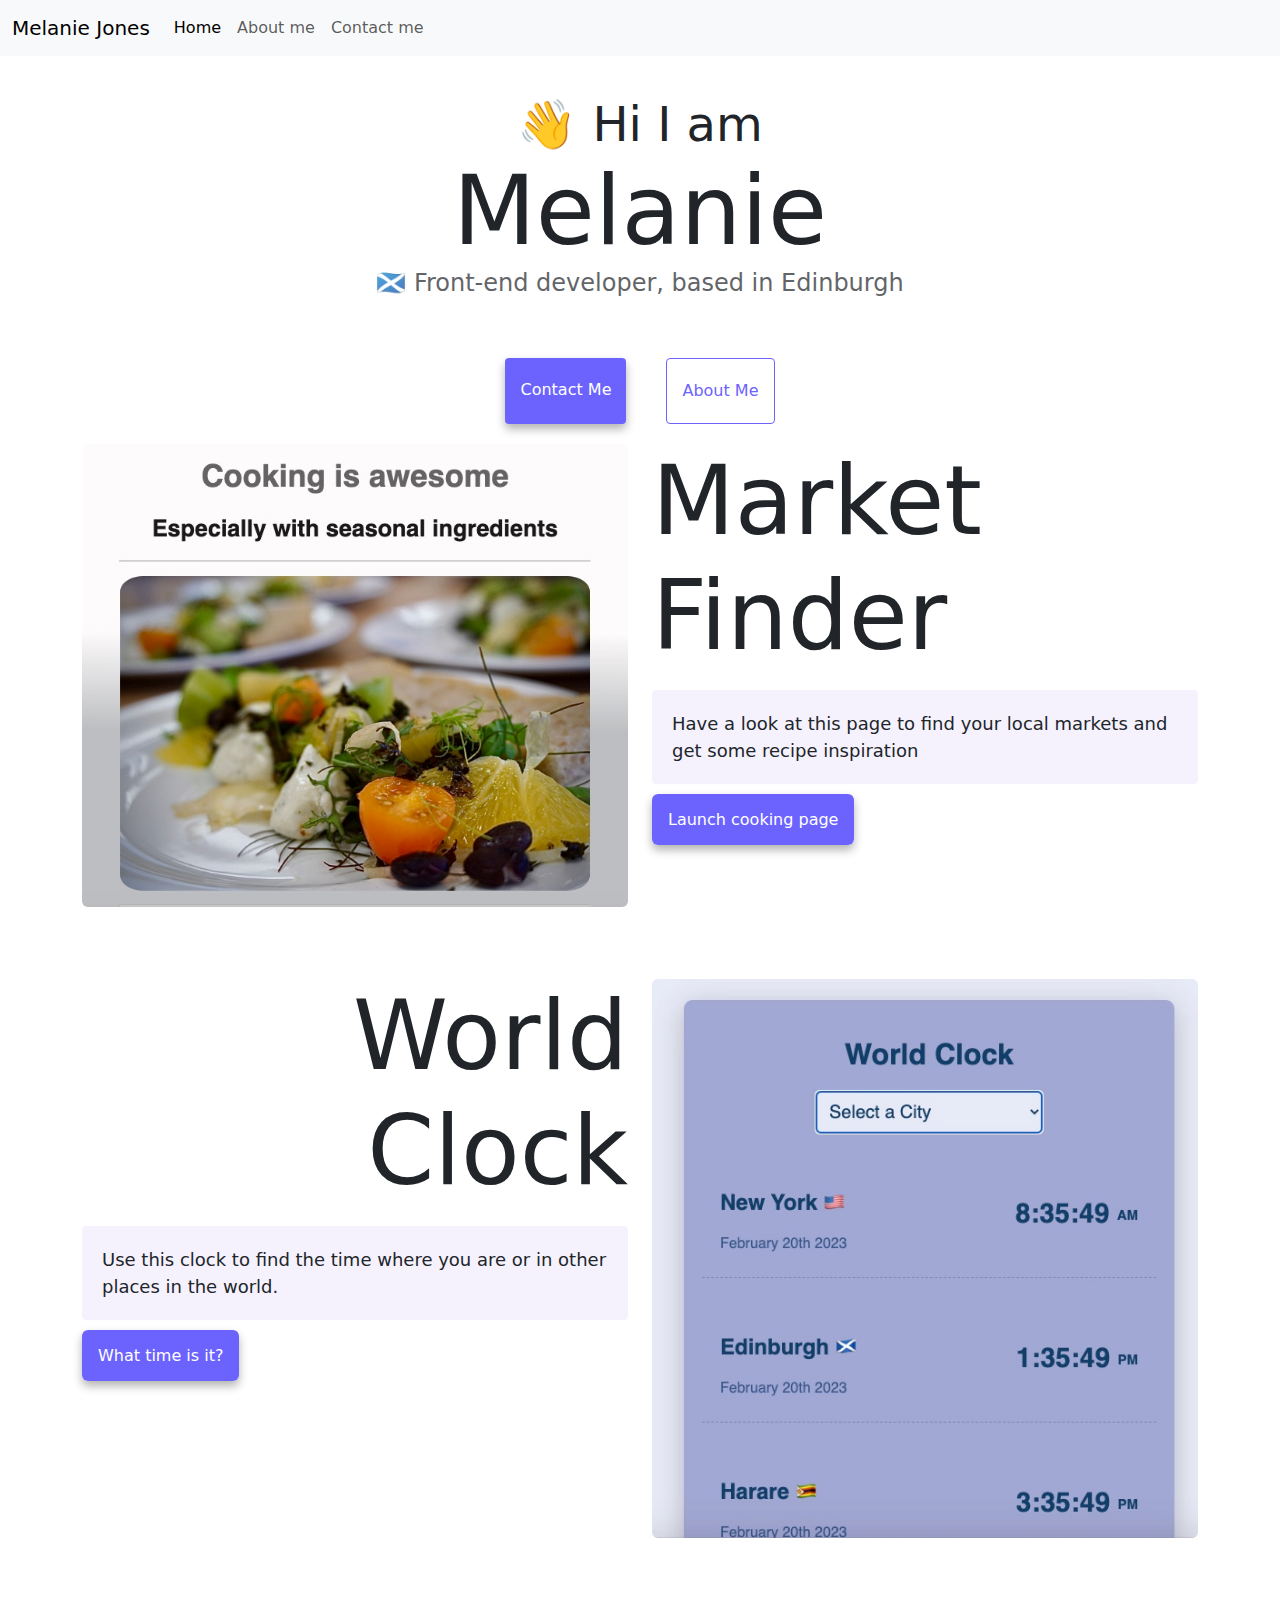
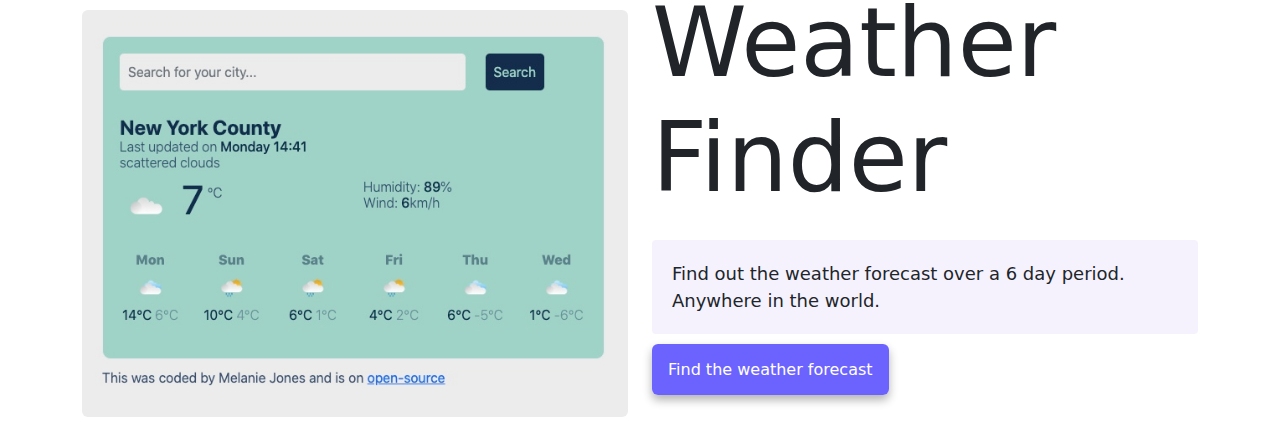
<file: index.html>
<!DOCTYPE html>
<html lang="en">
  <head>
    <meta charset="UTF-8" />
    <meta http-equiv="X-UA-Compatible" content="IE=edge" />
    <meta name="front end projects" content="coding projects by Melanie Jones" />
    <link
      rel="stylesheet"
      href="https://cdn.jsdelivr.net/npm/bootstrap@5.2.3/dist/css/bootstrap.min.css
    "
    />
    <script src="https://cdn.jsdelivr.net/npm/bootstrap@5.2.3/dist/js/bootstrap.bundle.min.js
    "></script>
    <title>Frontend developer Melanie Jones</title>
    <link rel="stylesheet" href="style.css" />
  </head>
  <body>
    <nav class="navbar navbar-expand-lg bg-light fixed-top">
      <div class="container-fluid">
        <a class="navbar-brand" href="#">Melanie Jones</a>
        <button
          class="navbar-toggler"
          type="button"
          data-bs-toggle="collapse"
          data-bs-target="#navbarNav"
          aria-controls="navbarNav"
          aria-expanded="false"
          aria-label="Toggle navigation"
        >
          <span class="navbar-toggler-icon"></span>
        </button>
        <div class="collapse navbar-collapse" id="navbarNav">
          <ul class="navbar-nav">
            <li class="nav-item">
              <a class="nav-link active" aria-current="page" href="index.html"
                >Home</a
              >
            </li>
            <li class="nav-item">
              <a class="nav-link" href="about.html">About me</a>
            </li>
            <li class="nav-item">
              <a class="nav-link" href="about.html#email">Contact me</a>
            </li>
          </ul>
        </div>
      </div>
    </nav>
    <h2 class="pt-5 mt-5">👋 Hi I am</h2>
    <h3>Melanie</h3>
    <h1>🏴󠁧󠁢󠁳󠁣󠁴󠁿 Front-end developer, based in Edinburgh</h1>
    <div class="navigation-links">
      <a href="about.html#contact" class="contact-link">Contact me</a>
      <a href="about.html" class="about-link">About me</a>
    </div>
    <div class="container">
      <div class="row">
        <div class="col-sm-6">
          <img src="images/cooking.jpg" alt="plated salad" class="img-fluid mb-4 rounded" />
        </div>
        <div class="col-sm-6">
          <h3 class="mb-3 text-start">Market Finder</h3>
          <p class="mb-4 text-start">
            Have a look at this page to find your local markets and get some
            recipe inspiration
          </p>
          <a href="#" target="blank" class="cooking-link p-3 rounded mt-3 mb-5"
            >Launch cooking page</a
          >
        </div>
      </div>
    </div>
    <div class="container">
      <div class="row">
        <div class="col-sm-6">
          <h3 class="mt-5 text-end">World Clock</h2>
          <p class="mb-4 mt-3 text-start">
            Use this clock to find the time where you are or in other places in
            the world.
          </p>
          <a href="#" target="blank" class="time-link p-3 rounded mt-4 justify-content-end"
            >What time is it?</a
          >
        </div>
        <div class="col-sm-6">
          <img
            src="images/worldclock.jpg" alt="world clock"
            class="img-fluid mb-4 mt-5 rounded"
          />
        </div>
      </div>
    </div>
    <div class="container">
      <div class="row">
        <div class="col-sm-6">
          <img
            src="images/weatherapp.jpg" alt="weather app"
            class="img-fluid mb-4 mt-5 rounded"
          />
        </div>
        <div class="col-sm-6">
          <h3 class="text-start mt-4">Weather Finder</h3>
          <p class="mb-4 mt-4 text-start">
            Find out the weather forecast over a 6 day period. Anywhere in the
            world.
          </p>
          <a
            href="#"
            target="blank"
            class="weatherapp-link p-3 rounded mt-5 mb-5"
            >Find the weather forecast</a
          >
        </div>
      </div>
    </div>
  </body>
</html>
</file>
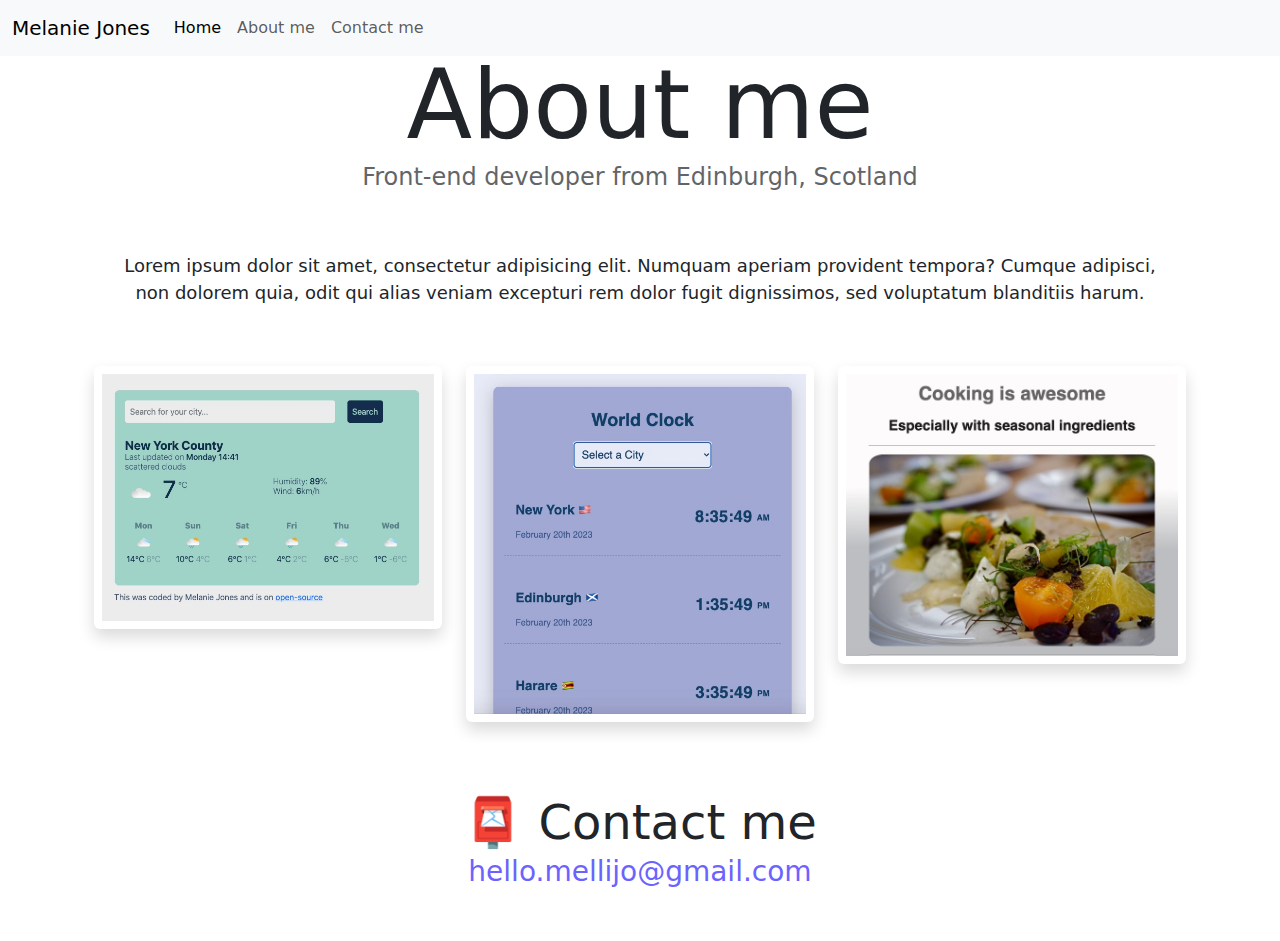
<file: about.html>
<!DOCTYPE html>
<html lang="en">
  <head>
    <meta charset="UTF-8" />
    <meta http-equiv="X-UA-Compatible" content="IE=edge" />
    <meta name="front end projects" content="coding projects by Melanie Jones" />
    <link
      rel="stylesheet"
      href="https://cdn.jsdelivr.net/npm/bootstrap@5.2.3/dist/css/bootstrap.min.css"
    />
    <script src="https://cdn.jsdelivr.net/npm/bootstrap@5.2.3/dist/js/bootstrap.bundle.min.js"></script>
    <link rel="stylesheet" href="style.css" />
    <title>About Melanie</title>
  </head>
  <body>
    <nav class="navbar navbar-expand-lg bg-light fixed-top">
      <div class="container-fluid">
        <a class="navbar-brand" href="#">Melanie Jones</a>
        <button
          class="navbar-toggler"
          type="button"
          data-bs-toggle="collapse"
          data-bs-target="#navbarNav"
          aria-controls="navbarNav"
          aria-expanded="false"
          aria-label="Toggle navigation"
        >
          <span class="navbar-toggler-icon"></span>
        </button>
        <div class="collapse navbar-collapse" id="navbarNav">
          <ul class="navbar-nav">
            <li class="nav-item">
              <a class="nav-link active" aria-current="page" href="index.html"
                >Home</a
              >
            </li>
            <li class="nav-item">
              <a class="nav-link" href="about.html">About me</a>
            </li>
            <li class="nav-item">
              <a class="nav-link" href="about.html#email">Contact me</a>
            </li>
          </ul>
        </div>
      </div>
    </nav>

    <div class="container">
      <h3 class="mt-5">About me</h3>
      <h1>Front-end developer from Edinburgh, Scotland</h1>
      <div class="about-paragraphs">
        <p class="text-center">
          Lorem ipsum dolor sit amet, consectetur adipisicing elit. Numquam
          aperiam provident tempora? Cumque adipisci, non dolorem quia, odit qui
          alias veniam excepturi rem dolor fugit dignissimos, sed voluptatum
          blanditiis harum.
        </p>
      </div>
      <div class="container space-evenly">
        <div class="row">
          <div class="col-4">
            <img
              src="images/weatherapp.jpg" alt="weather app"
              class="img-fluid shadow p-2 rounded"
            />
          </div>
        <div class="col-4">
          <img
            src="images/worldclock.jpg" alt="world clock"
            class="img-fluid shadow p-2 rounded mb-5"
          />
        </div>
        <div class="col-4">
            <img
              src="images/cooking.jpg" alt="plated salad"
              class="img-fluid shadow p-2 rounded"
            />
          </div>
      </div>
      <div id="contact mt-5">
        <h2 class="mt-4">📮 Contact me</h2>
        <div id="email">
          <a href="mailto:hello.mellijo@gmail.com" class="email-link mb-5">
            hello.mellijo@gmail.com
          </a>
        </div>
      </div>
    </div>
  </body>
</html>
</file>
<file: style.css>
:root {
  --primary-color: #6c63ff;
  --secondary-color: #f5f2fe;
  --box-shadow: 0 5px 10px rgba(0, 0, 0, 0.3);
}

body {
  margin: 0 auto;
}

h1,
h2,
h3 {
  text-align: center;
  margin: 0;
}

h1 {
  font-size: 24px;
  opacity: 0.7;
}

h2 {
  font-size: 48px;
}

h3 {
  font-size: 96px;
}

p {
  background: var(--secondary-color);
  padding: 20px;
  border-radius: 4px;
  font-size: 18px;
  line-height: 1.5;
  text-align: center;
}

.navigation-links {
  display: flex;
  margin-top: 40px;
  justify-content: center;
}

.navigation-links a {
  margin: 20px;
  border-radius: 4px;
  padding: 20px 15px;
  text-decoration: none;
  text-transform: capitalize;
}

.contact-link {
  background: var(--primary-color);
  box-shadow: var(--box-shadow);
  color: white;
}

.cooking-link,
.weatherapp-link,
.time-link {
  background: var(--primary-color);
  box-shadow: var(--box-shadow);
  color: white;
  text-decoration: none;
}

.about-link {
  color: var(--primary-color);
  border: 1px solid var(--primary-color);
}

.homepage-link {
  color: var(--primary-color);
  text-align: center;
  display: block;
}

.about-paragraphs {
  display: flex;
  margin: 30px 0;
}

.about-paragraphs p {
  margin: 10px;
  background: none;
}

.email-link {
  display: flex;
  justify-content: center;
  color: var(--primary-color);
  font-size: 28px;
  text-decoration: none;
}

.email-link:hover {
  text-decoration: underline;
}
</file>
